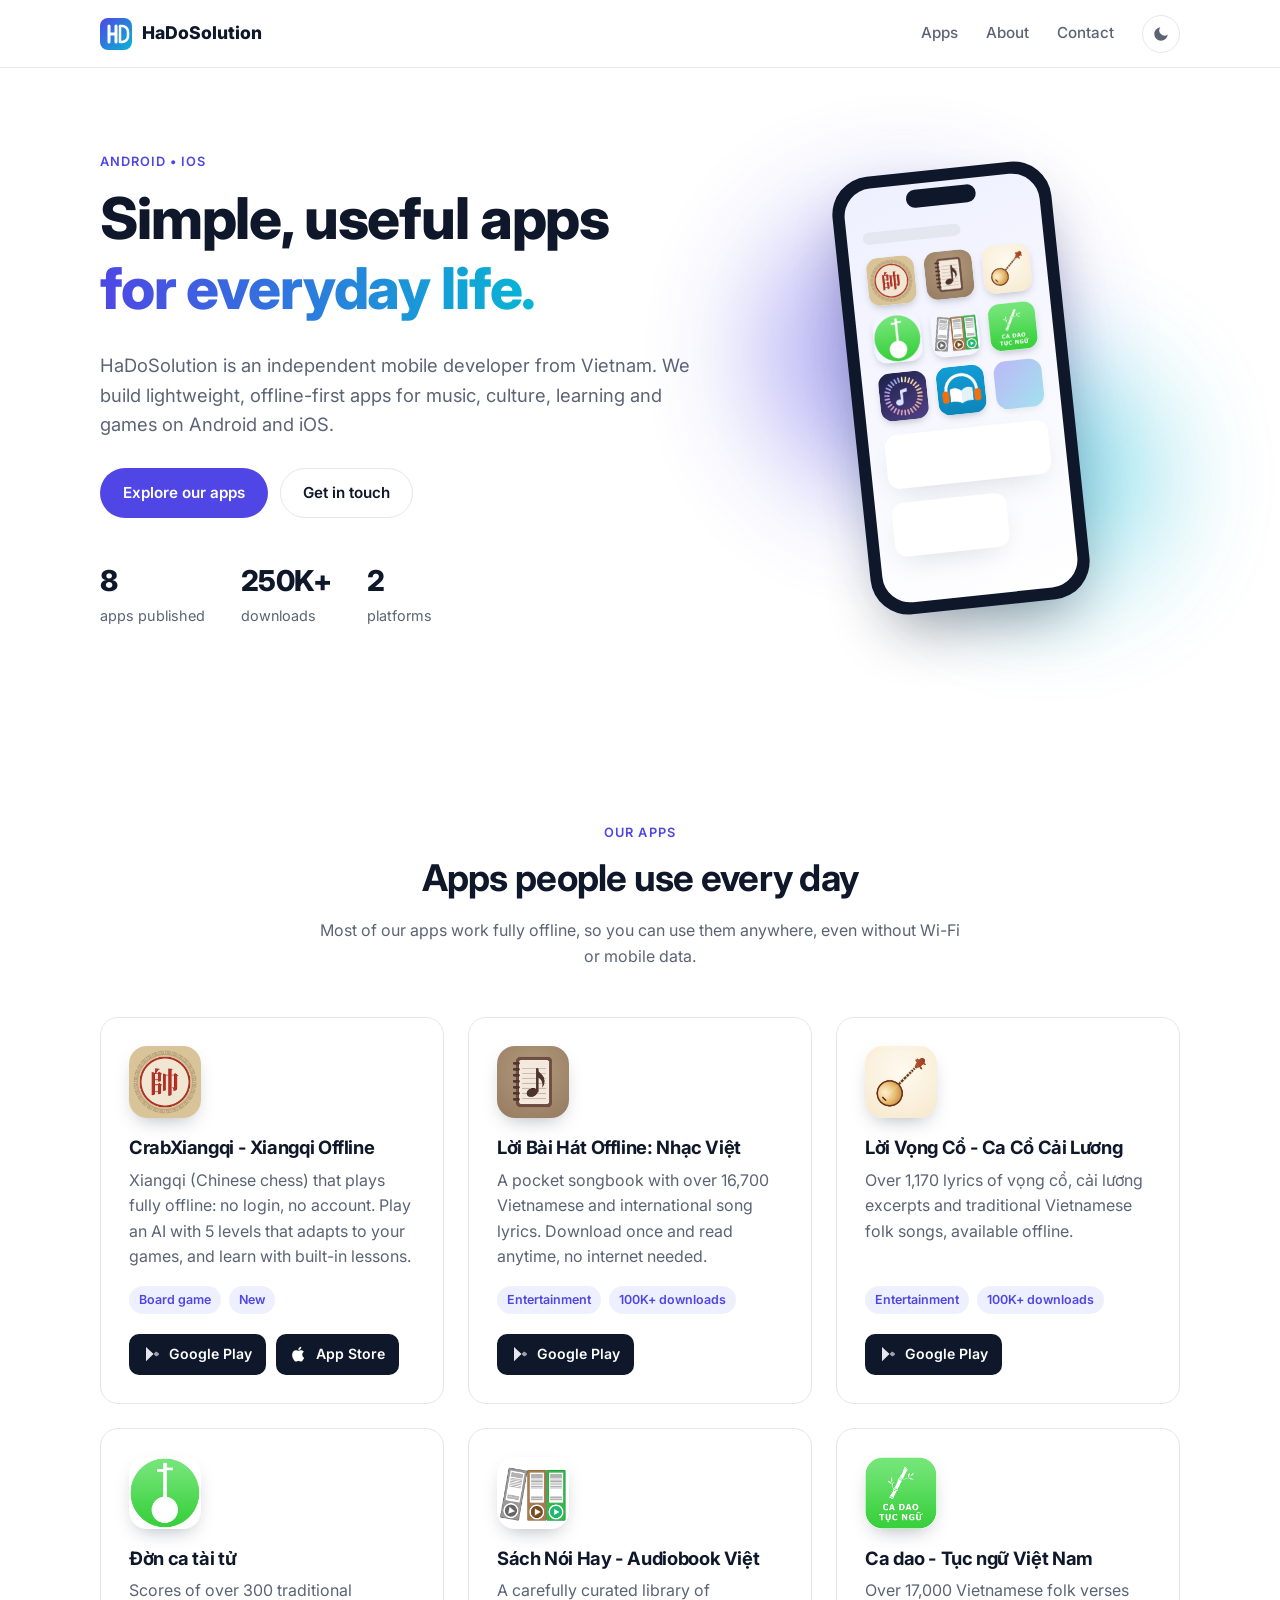
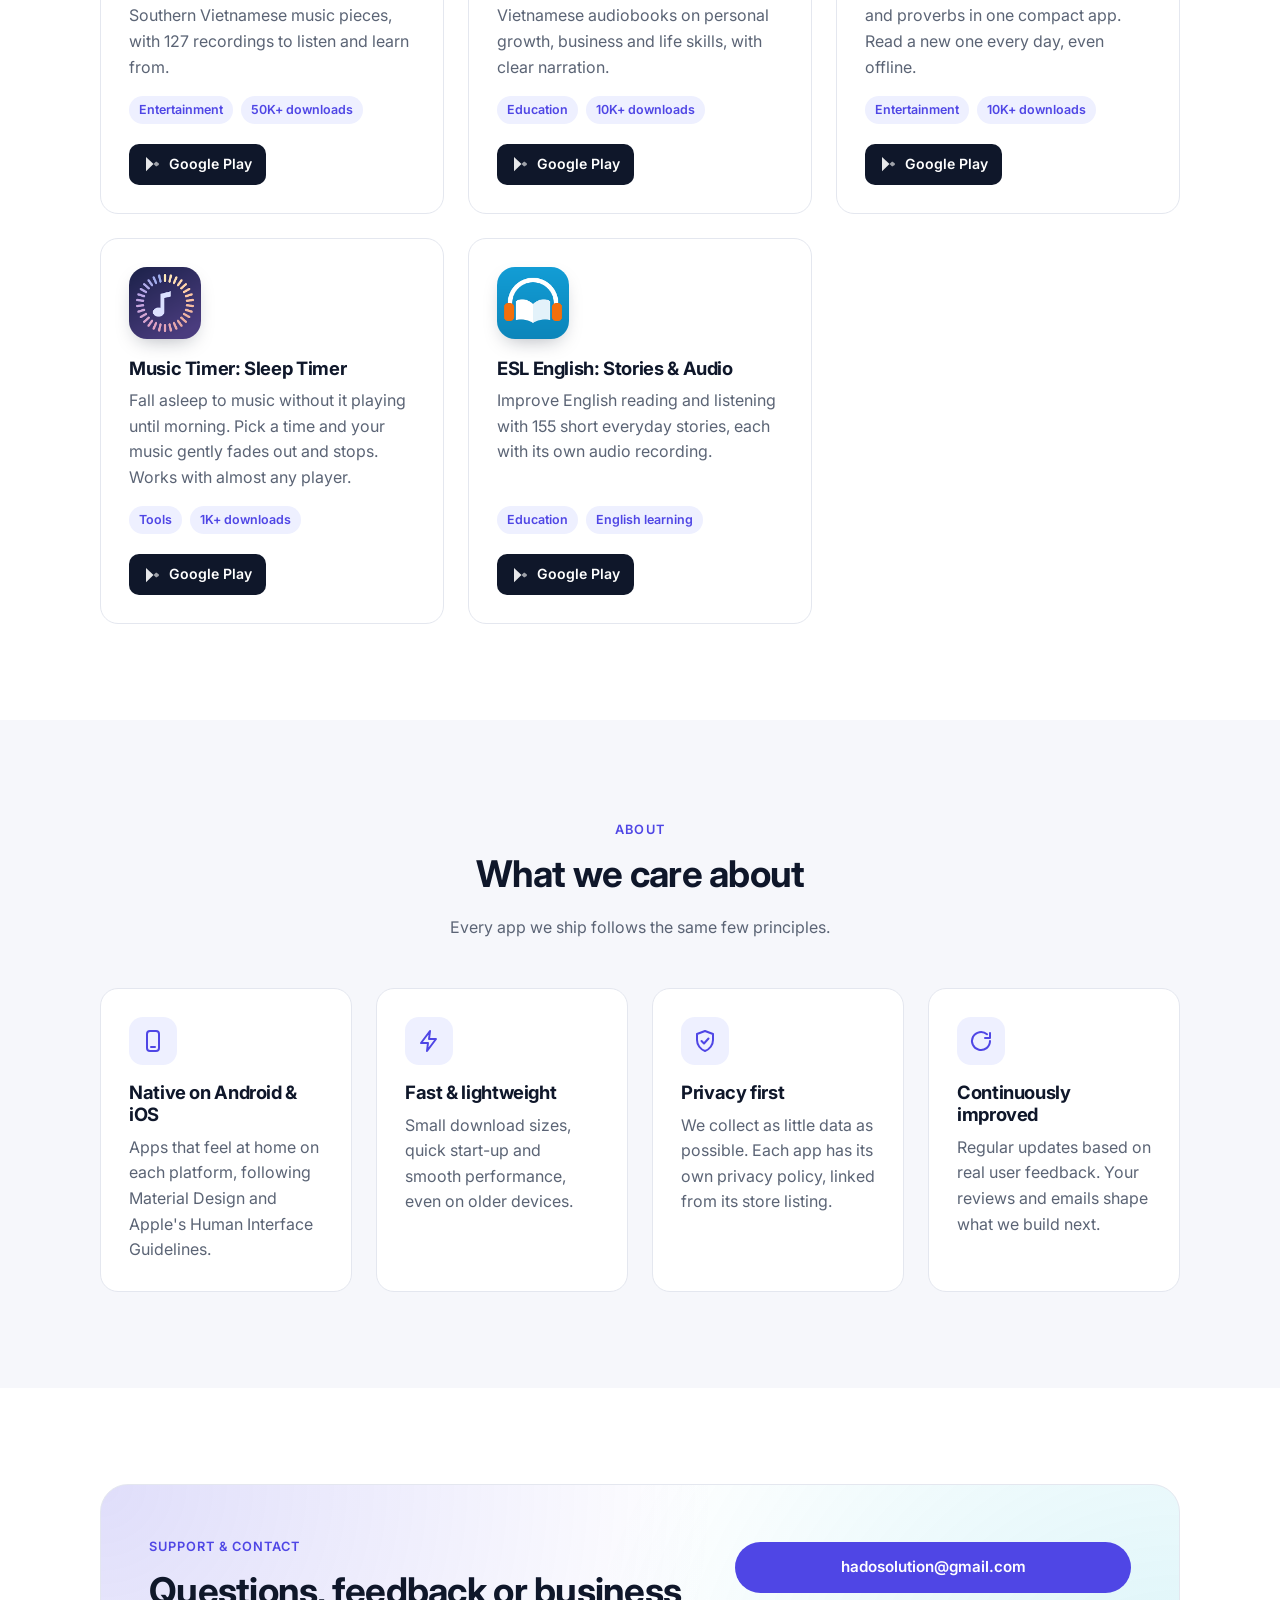
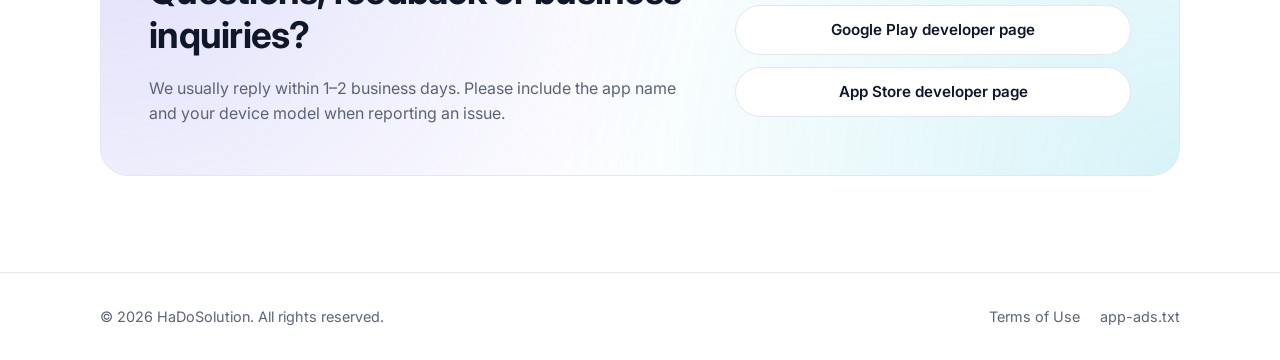
<file: index.html>
<!doctype html>
<html lang="en">
<head>
  <meta charset="utf-8">
  <meta name="viewport" content="width=device-width, initial-scale=1">
  <title>HaDoSolution — Mobile Apps for Android &amp; iOS</title>
  <meta name="description" content="HaDoSolution is an independent developer building simple, useful and privacy-friendly mobile apps for Android and iOS.">
  <link rel="canonical" href="https://hadosolution.github.io/">
  <link rel="icon" href="assets/img/favicon.svg" type="image/svg+xml">

  <meta property="og:type" content="website">
  <meta property="og:title" content="HaDoSolution — Mobile Apps for Android &amp; iOS">
  <meta property="og:description" content="Simple, useful and privacy-friendly mobile apps for Android and iOS.">
  <meta property="og:url" content="https://hadosolution.github.io/">

  <link rel="preconnect" href="https://fonts.googleapis.com">
  <link rel="preconnect" href="https://fonts.gstatic.com" crossorigin>
  <link href="https://fonts.googleapis.com/css2?family=Inter:wght@400;500;600;700;800&display=swap" rel="stylesheet">
  <link rel="stylesheet" href="assets/css/style.css">
  <script src="assets/js/theme.js"></script>
</head>
<body>
  <header class="site-header">
    <div class="container nav">
      <a class="brand" href="./">
        <img src="assets/img/favicon.svg" alt="" width="32" height="32">
        <span>HaDoSolution</span>
      </a>
      <button class="nav-toggle" aria-label="Open menu" aria-expanded="false" aria-controls="nav-menu">
        <span></span><span></span><span></span>
      </button>
      <nav id="nav-menu" class="nav-menu">
        <a href="#apps">Apps</a>
        <a href="#about">About</a>
        <a href="#contact">Contact</a>
        <button class="theme-toggle" aria-label="Toggle dark mode" title="Toggle dark mode">
          <svg class="icon-sun" viewBox="0 0 24 24" width="18" height="18" aria-hidden="true"><circle cx="12" cy="12" r="4" fill="currentColor"/><path d="M12 2v2M12 20v2M4.9 4.9l1.4 1.4M17.7 17.7l1.4 1.4M2 12h2M20 12h2M4.9 19.1l1.4-1.4M17.7 6.3l1.4-1.4" stroke="currentColor" stroke-width="2" stroke-linecap="round"/></svg>
          <svg class="icon-moon" viewBox="0 0 24 24" width="18" height="18" aria-hidden="true"><path d="M21 12.8A9 9 0 1 1 11.2 3a7 7 0 0 0 9.8 9.8z" fill="currentColor"/></svg>
        </button>
      </nav>
    </div>
  </header>

  <main>
    <!-- Hero -->
    <section class="hero">
      <div class="container hero-inner">
        <div class="hero-text">
          <p class="eyebrow">Android &bull; iOS</p>
          <h1>Simple, useful apps<br><span class="gradient">for everyday life.</span></h1>
          <p class="lead">
            HaDoSolution is an independent mobile developer from Vietnam. We build
            lightweight, offline-first apps for music, culture, learning and games
            on Android and iOS.
          </p>
          <div class="hero-actions">
            <a class="btn btn-primary" href="#apps">Explore our apps</a>
            <a class="btn btn-ghost" href="#contact">Get in touch</a>
          </div>
          <dl class="stats">
            <div><dt>8</dt><dd>apps published</dd></div>
            <div><dt>250K+</dt><dd>downloads</dd></div>
            <div><dt>2</dt><dd>platforms</dd></div>
          </dl>
        </div>
        <div class="hero-visual" aria-hidden="true">
          <div class="phone">
            <div class="phone-notch"></div>
            <div class="phone-screen">
              <div class="mock-bar"></div>
              <div class="mock-grid">
                <img src="assets/img/apps/xiangqi.webp" alt="">
                <img src="assets/img/apps/loibaihat.webp" alt="">
                <img src="assets/img/apps/loivongco.webp" alt="">
                <img src="assets/img/apps/dancataitu.webp" alt="">
                <img src="assets/img/apps/sachnoi.webp" alt="">
                <img src="assets/img/apps/cadao.webp" alt="">
                <img src="assets/img/apps/musictimer.webp" alt="">
                <img src="assets/img/apps/storyenglish.webp" alt="">
                <span></span>
              </div>
              <div class="mock-card"></div>
              <div class="mock-card short"></div>
            </div>
          </div>
          <div class="blob blob-1"></div>
          <div class="blob blob-2"></div>
        </div>
      </div>
    </section>

    <!-- Apps -->
    <section id="apps" class="section">
      <div class="container">
        <div class="section-head">
          <p class="eyebrow">Our apps</p>
          <h2>Apps people use every day</h2>
          <p class="section-sub">Most of our apps work fully offline, so you can use them anywhere, even without Wi-Fi or mobile data.</p>
        </div>

        <!--
          To add an app: copy one <article class="app-card"> block below,
          replace the icon, name, description, tags and store links.
          Remove a store button if the app is not published on that store.
        -->
        <div class="app-grid">
          <article class="app-card">
            <img class="app-icon" src="assets/img/apps/xiangqi.webp" alt="CrabXiangqi - Xiangqi Offline icon" width="72" height="72" loading="lazy">
            <h3>CrabXiangqi - Xiangqi Offline</h3>
            <p>Xiangqi (Chinese chess) that plays fully offline: no login, no account. Play an AI with 5 levels that adapts to your games, and learn with built-in lessons.</p>
            <ul class="tags"><li>Board game</li><li>New</li></ul>
            <div class="store-links">
              <a class="store-btn" href="https://play.google.com/store/apps/details?id=com.hadoso.xiangqi" target="_blank" rel="noopener">
                <svg viewBox="0 0 24 24" width="18" height="18" aria-hidden="true"><path d="M4 2.5v19l10-9.5z" fill="currentColor" opacity=".9"/><path d="M14 12l3.5-3.3L20.5 10.5c1 .6 1 2.4 0 3L17.5 15.3z" fill="currentColor" opacity=".6"/></svg>
                Google Play
              </a>
              <a class="store-btn" href="https://apps.apple.com/us/app/crabxiangqi-xiangqi-offline/id6821223747" target="_blank" rel="noopener">
                <svg viewBox="0 0 24 24" width="18" height="18" aria-hidden="true"><path d="M16.4 12.6c0-2.4 2-3.6 2.1-3.7-1.2-1.7-3-1.9-3.6-2-1.5-.2-3 .9-3.8.9s-2-.9-3.3-.9C6.1 7 4.5 8 3.7 9.5c-1.8 3.1-.5 7.6 1.3 10.1.8 1.2 1.8 2.6 3.1 2.5 1.2 0 1.7-.8 3.2-.8s1.9.8 3.2.8c1.3 0 2.2-1.2 3-2.4.9-1.4 1.3-2.7 1.3-2.8 0 0-2.4-.9-2.4-3.6zM14 5.4c.7-.8 1.1-1.9 1-3-1 0-2.1.6-2.8 1.4-.6.7-1.2 1.8-1 2.9 1 .1 2.1-.5 2.8-1.3z" fill="currentColor"/></svg>
                App Store
              </a>
            </div>
          </article>

          <article class="app-card">
            <img class="app-icon" src="assets/img/apps/loibaihat.webp" alt="Lời Bài Hát Offline: Nhạc Việt icon" width="72" height="72" loading="lazy">
            <h3>Lời Bài Hát Offline: Nhạc Việt</h3>
            <p>A pocket songbook with over 16,700 Vietnamese and international song lyrics. Download once and read anytime, no internet needed.</p>
            <ul class="tags"><li>Entertainment</li><li>100K+ downloads</li></ul>
            <div class="store-links">
              <a class="store-btn" href="https://play.google.com/store/apps/details?id=com.hadoso.loibaihat" target="_blank" rel="noopener">
                <svg viewBox="0 0 24 24" width="18" height="18" aria-hidden="true"><path d="M4 2.5v19l10-9.5z" fill="currentColor" opacity=".9"/><path d="M14 12l3.5-3.3L20.5 10.5c1 .6 1 2.4 0 3L17.5 15.3z" fill="currentColor" opacity=".6"/></svg>
                Google Play
              </a>
            </div>
          </article>

          <article class="app-card">
            <img class="app-icon" src="assets/img/apps/loivongco.webp" alt="Lời Vọng Cổ - Ca Cổ Cải Lương icon" width="72" height="72" loading="lazy">
            <h3>Lời Vọng Cổ - Ca Cổ Cải Lương</h3>
            <p>Over 1,170 lyrics of vọng cổ, cải lương excerpts and traditional Vietnamese folk songs, available offline.</p>
            <ul class="tags"><li>Entertainment</li><li>100K+ downloads</li></ul>
            <div class="store-links">
              <a class="store-btn" href="https://play.google.com/store/apps/details?id=com.hadoso.android.lvc" target="_blank" rel="noopener">
                <svg viewBox="0 0 24 24" width="18" height="18" aria-hidden="true"><path d="M4 2.5v19l10-9.5z" fill="currentColor" opacity=".9"/><path d="M14 12l3.5-3.3L20.5 10.5c1 .6 1 2.4 0 3L17.5 15.3z" fill="currentColor" opacity=".6"/></svg>
                Google Play
              </a>
            </div>
          </article>

          <article class="app-card">
            <img class="app-icon" src="assets/img/apps/dancataitu.webp" alt="Đờn ca tài tử icon" width="72" height="72" loading="lazy">
            <h3>Đờn ca tài tử</h3>
            <p>Scores of over 300 traditional Southern Vietnamese music pieces, with 127 recordings to listen and learn from.</p>
            <ul class="tags"><li>Entertainment</li><li>50K+ downloads</li></ul>
            <div class="store-links">
              <a class="store-btn" href="https://play.google.com/store/apps/details?id=com.hadoso.dancataitu" target="_blank" rel="noopener">
                <svg viewBox="0 0 24 24" width="18" height="18" aria-hidden="true"><path d="M4 2.5v19l10-9.5z" fill="currentColor" opacity=".9"/><path d="M14 12l3.5-3.3L20.5 10.5c1 .6 1 2.4 0 3L17.5 15.3z" fill="currentColor" opacity=".6"/></svg>
                Google Play
              </a>
            </div>
          </article>

          <article class="app-card">
            <img class="app-icon" src="assets/img/apps/sachnoi.webp" alt="Sách Nói Hay - Audiobook Việt icon" width="72" height="72" loading="lazy">
            <h3>Sách Nói Hay - Audiobook Việt</h3>
            <p>A carefully curated library of Vietnamese audiobooks on personal growth, business and life skills, with clear narration.</p>
            <ul class="tags"><li>Education</li><li>10K+ downloads</li></ul>
            <div class="store-links">
              <a class="store-btn" href="https://play.google.com/store/apps/details?id=com.hadoso.sachnoi" target="_blank" rel="noopener">
                <svg viewBox="0 0 24 24" width="18" height="18" aria-hidden="true"><path d="M4 2.5v19l10-9.5z" fill="currentColor" opacity=".9"/><path d="M14 12l3.5-3.3L20.5 10.5c1 .6 1 2.4 0 3L17.5 15.3z" fill="currentColor" opacity=".6"/></svg>
                Google Play
              </a>
            </div>
          </article>

          <article class="app-card">
            <img class="app-icon" src="assets/img/apps/cadao.webp" alt="Ca dao - Tục ngữ Việt Nam icon" width="72" height="72" loading="lazy">
            <h3>Ca dao - Tục ngữ Việt Nam</h3>
            <p>Over 17,000 Vietnamese folk verses and proverbs in one compact app. Read a new one every day, even offline.</p>
            <ul class="tags"><li>Entertainment</li><li>10K+ downloads</li></ul>
            <div class="store-links">
              <a class="store-btn" href="https://play.google.com/store/apps/details?id=com.hadoso.cadao" target="_blank" rel="noopener">
                <svg viewBox="0 0 24 24" width="18" height="18" aria-hidden="true"><path d="M4 2.5v19l10-9.5z" fill="currentColor" opacity=".9"/><path d="M14 12l3.5-3.3L20.5 10.5c1 .6 1 2.4 0 3L17.5 15.3z" fill="currentColor" opacity=".6"/></svg>
                Google Play
              </a>
            </div>
          </article>

          <article class="app-card">
            <img class="app-icon" src="assets/img/apps/musictimer.webp" alt="Music Timer: Sleep Timer icon" width="72" height="72" loading="lazy">
            <h3>Music Timer: Sleep Timer</h3>
            <p>Fall asleep to music without it playing until morning. Pick a time and your music gently fades out and stops. Works with almost any player.</p>
            <ul class="tags"><li>Tools</li><li>1K+ downloads</li></ul>
            <div class="store-links">
              <a class="store-btn" href="https://play.google.com/store/apps/details?id=com.hadoso.musictimer" target="_blank" rel="noopener">
                <svg viewBox="0 0 24 24" width="18" height="18" aria-hidden="true"><path d="M4 2.5v19l10-9.5z" fill="currentColor" opacity=".9"/><path d="M14 12l3.5-3.3L20.5 10.5c1 .6 1 2.4 0 3L17.5 15.3z" fill="currentColor" opacity=".6"/></svg>
                Google Play
              </a>
            </div>
          </article>

          <article class="app-card">
            <img class="app-icon" src="assets/img/apps/storyenglish.webp" alt="ESL English: Stories & Audio icon" width="72" height="72" loading="lazy">
            <h3>ESL English: Stories & Audio</h3>
            <p>Improve English reading and listening with 155 short everyday stories, each with its own audio recording.</p>
            <ul class="tags"><li>Education</li><li>English learning</li></ul>
            <div class="store-links">
              <a class="store-btn" href="https://play.google.com/store/apps/details?id=com.hadoso.android.storyenglish" target="_blank" rel="noopener">
                <svg viewBox="0 0 24 24" width="18" height="18" aria-hidden="true"><path d="M4 2.5v19l10-9.5z" fill="currentColor" opacity=".9"/><path d="M14 12l3.5-3.3L20.5 10.5c1 .6 1 2.4 0 3L17.5 15.3z" fill="currentColor" opacity=".6"/></svg>
                Google Play
              </a>
            </div>
          </article>
        </div>
      </div>
    </section>

    <!-- About -->
    <section id="about" class="section section-alt">
      <div class="container">
        <div class="section-head">
          <p class="eyebrow">About</p>
          <h2>What we care about</h2>
          <p class="section-sub">Every app we ship follows the same few principles.</p>
        </div>
        <div class="feature-grid">
          <div class="feature">
            <div class="feature-icon">
              <svg viewBox="0 0 24 24" width="24" height="24" aria-hidden="true"><rect x="6" y="2" width="12" height="20" rx="3" fill="none" stroke="currentColor" stroke-width="2"/><path d="M10 18h4" stroke="currentColor" stroke-width="2" stroke-linecap="round"/></svg>
            </div>
            <h3>Native on Android &amp; iOS</h3>
            <p>Apps that feel at home on each platform, following Material Design and Apple's Human Interface Guidelines.</p>
          </div>
          <div class="feature">
            <div class="feature-icon">
              <svg viewBox="0 0 24 24" width="24" height="24" aria-hidden="true"><path d="M13 2L4 14h7l-1 8 9-12h-7z" fill="none" stroke="currentColor" stroke-width="2" stroke-linejoin="round"/></svg>
            </div>
            <h3>Fast &amp; lightweight</h3>
            <p>Small download sizes, quick start-up and smooth performance, even on older devices.</p>
          </div>
          <div class="feature">
            <div class="feature-icon">
              <svg viewBox="0 0 24 24" width="24" height="24" aria-hidden="true"><path d="M12 2l8 3v6c0 5-3.4 9.4-8 11-4.6-1.6-8-6-8-11V5z" fill="none" stroke="currentColor" stroke-width="2" stroke-linejoin="round"/><path d="M8.5 12l2.5 2.5 4.5-5" fill="none" stroke="currentColor" stroke-width="2" stroke-linecap="round" stroke-linejoin="round"/></svg>
            </div>
            <h3>Privacy first</h3>
            <p>We collect as little data as possible. Each app has its own privacy policy, linked from its store listing.</p>
          </div>
          <div class="feature">
            <div class="feature-icon">
              <svg viewBox="0 0 24 24" width="24" height="24" aria-hidden="true"><path d="M21 12a9 9 0 1 1-3-6.7" fill="none" stroke="currentColor" stroke-width="2" stroke-linecap="round"/><path d="M21 4v5h-5" fill="none" stroke="currentColor" stroke-width="2" stroke-linecap="round" stroke-linejoin="round"/></svg>
            </div>
            <h3>Continuously improved</h3>
            <p>Regular updates based on real user feedback. Your reviews and emails shape what we build next.</p>
          </div>
        </div>
      </div>
    </section>

    <!-- Contact -->
    <section id="contact" class="section">
      <div class="container">
        <div class="contact-card">
          <div>
            <p class="eyebrow">Support &amp; contact</p>
            <h2>Questions, feedback or business inquiries?</h2>
            <p class="section-sub">We usually reply within 1–2 business days. Please include the app name and your device model when reporting an issue.</p>
          </div>
          <div class="contact-actions">
            <a class="btn btn-primary" href="mailto:hadosolution@gmail.com">hadosolution@gmail.com</a>
            <a class="btn btn-ghost" href="https://play.google.com/store/apps/dev?id=5880715766147449198" target="_blank" rel="noopener">Google Play developer page</a>
            <a class="btn btn-ghost" href="https://apps.apple.com/us/developer/luan-vo/id1183175564" target="_blank" rel="noopener">App Store developer page</a>
          </div>
        </div>
      </div>
    </section>
  </main>

  <footer class="site-footer">
    <div class="container footer-inner">
      <p>&copy; <span id="year">2026</span> HaDoSolution. All rights reserved.</p>
      <nav class="footer-links">
        <a href="terms.html">Terms of Use</a>
        <a href="app-ads.txt">app-ads.txt</a>
      </nav>
    </div>
  </footer>

  <script src="assets/js/main.js"></script>
</body>
</html>
</file>
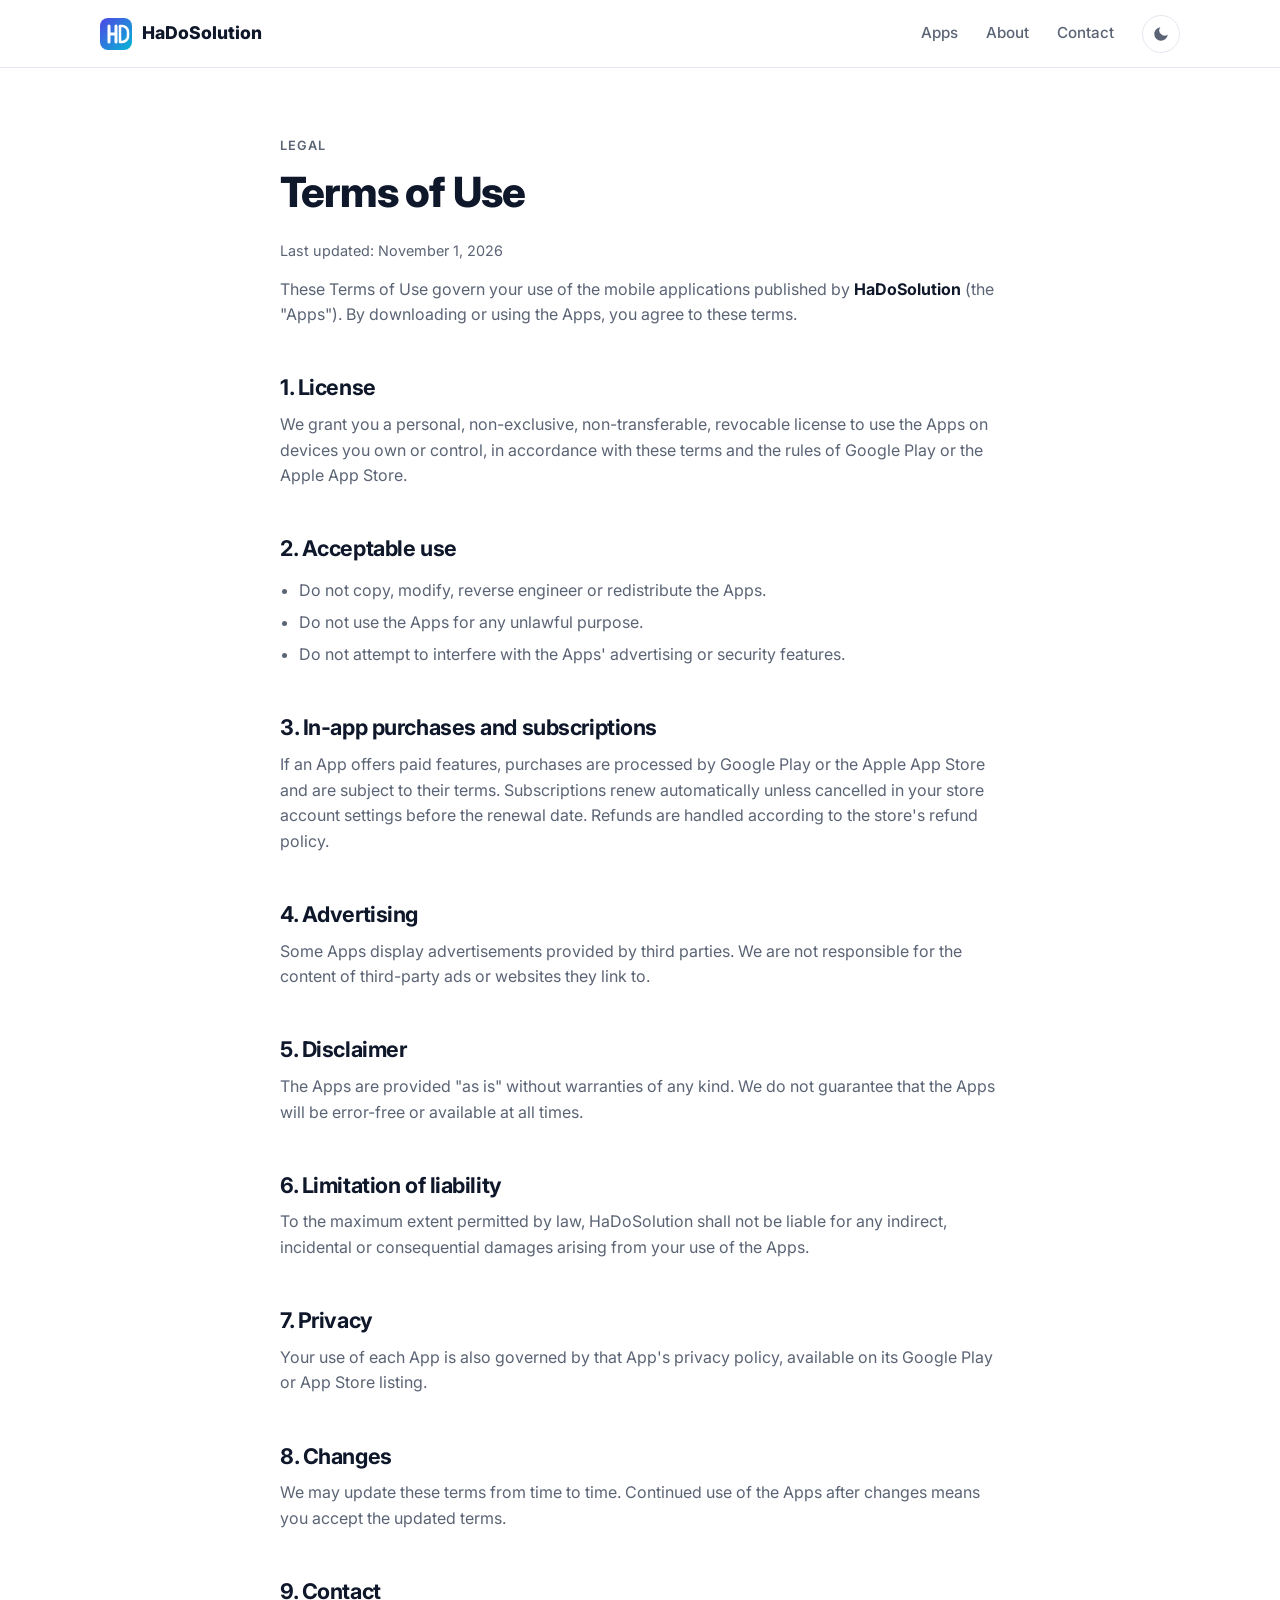
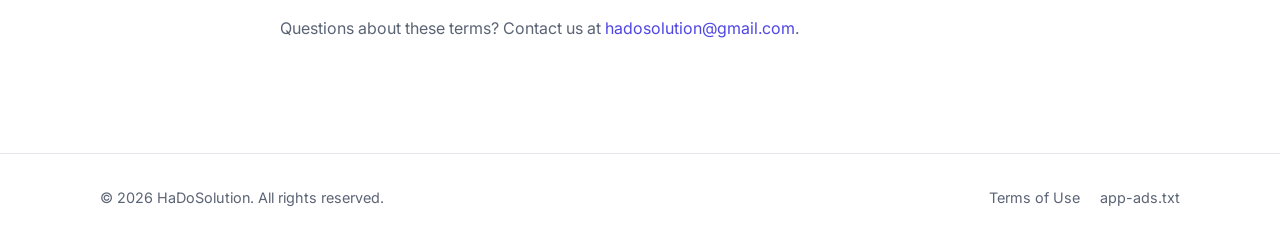
<file: terms.html>
<!doctype html>
<html lang="en">
<head>
  <meta charset="utf-8">
  <meta name="viewport" content="width=device-width, initial-scale=1">
  <title>Terms of Use — HaDoSolution</title>
  <meta name="description" content="Terms of Use for mobile apps published by HaDoSolution.">
  <link rel="canonical" href="https://hadosolution.github.io/terms.html">
  <link rel="icon" href="assets/img/favicon.svg" type="image/svg+xml">
  <link rel="preconnect" href="https://fonts.googleapis.com">
  <link rel="preconnect" href="https://fonts.gstatic.com" crossorigin>
  <link href="https://fonts.googleapis.com/css2?family=Inter:wght@400;500;600;700;800&display=swap" rel="stylesheet">
  <link rel="stylesheet" href="assets/css/style.css">
  <script src="assets/js/theme.js"></script>
</head>
<body>
  <header class="site-header">
    <div class="container nav">
      <a class="brand" href="./">
        <img src="assets/img/favicon.svg" alt="" width="32" height="32">
        <span>HaDoSolution</span>
      </a>
      <button class="nav-toggle" aria-label="Open menu" aria-expanded="false" aria-controls="nav-menu">
        <span></span><span></span><span></span>
      </button>
      <nav id="nav-menu" class="nav-menu">
        <a href="./#apps">Apps</a>
        <a href="./#about">About</a>
        <a href="./#contact">Contact</a>
        <button class="theme-toggle" aria-label="Toggle dark mode" title="Toggle dark mode">
          <svg class="icon-sun" viewBox="0 0 24 24" width="18" height="18" aria-hidden="true"><circle cx="12" cy="12" r="4" fill="currentColor"/><path d="M12 2v2M12 20v2M4.9 4.9l1.4 1.4M17.7 17.7l1.4 1.4M2 12h2M20 12h2M4.9 19.1l1.4-1.4M17.7 6.3l1.4-1.4" stroke="currentColor" stroke-width="2" stroke-linecap="round"/></svg>
          <svg class="icon-moon" viewBox="0 0 24 24" width="18" height="18" aria-hidden="true"><path d="M21 12.8A9 9 0 1 1 11.2 3a7 7 0 0 0 9.8 9.8z" fill="currentColor"/></svg>
        </button>
      </nav>
    </div>
  </header>

  <main>
    <article class="legal">
      <div class="container">
        <p class="eyebrow">Legal</p>
        <h1>Terms of Use</h1>
        <p class="updated">Last updated: November 1, 2026</p>

        <p>These Terms of Use govern your use of the mobile applications published by <strong>HaDoSolution</strong> (the "Apps"). By downloading or using the Apps, you agree to these terms.</p>

        <h2>1. License</h2>
        <p>We grant you a personal, non-exclusive, non-transferable, revocable license to use the Apps on devices you own or control, in accordance with these terms and the rules of Google Play or the Apple App Store.</p>

        <h2>2. Acceptable use</h2>
        <ul>
          <li>Do not copy, modify, reverse engineer or redistribute the Apps.</li>
          <li>Do not use the Apps for any unlawful purpose.</li>
          <li>Do not attempt to interfere with the Apps' advertising or security features.</li>
        </ul>

        <h2>3. In-app purchases and subscriptions</h2>
        <p>If an App offers paid features, purchases are processed by Google Play or the Apple App Store and are subject to their terms. Subscriptions renew automatically unless cancelled in your store account settings before the renewal date. Refunds are handled according to the store's refund policy.</p>

        <h2>4. Advertising</h2>
        <p>Some Apps display advertisements provided by third parties. We are not responsible for the content of third-party ads or websites they link to.</p>

        <h2>5. Disclaimer</h2>
        <p>The Apps are provided "as is" without warranties of any kind. We do not guarantee that the Apps will be error-free or available at all times.</p>

        <h2>6. Limitation of liability</h2>
        <p>To the maximum extent permitted by law, HaDoSolution shall not be liable for any indirect, incidental or consequential damages arising from your use of the Apps.</p>

        <h2>7. Privacy</h2>
        <p>Your use of each App is also governed by that App's privacy policy, available on its Google Play or App Store listing.</p>

        <h2>8. Changes</h2>
        <p>We may update these terms from time to time. Continued use of the Apps after changes means you accept the updated terms.</p>

        <h2>9. Contact</h2>
        <p>Questions about these terms? Contact us at <a href="mailto:hadosolution@gmail.com">hadosolution@gmail.com</a>.</p>
      </div>
    </article>
  </main>

  <footer class="site-footer">
    <div class="container footer-inner">
      <p>&copy; <span id="year">2026</span> HaDoSolution. All rights reserved.</p>
      <nav class="footer-links">
        <a href="terms.html">Terms of Use</a>
        <a href="app-ads.txt">app-ads.txt</a>
      </nav>
    </div>
  </footer>

  <script src="assets/js/main.js"></script>
</body>
</html>
</file>
<file: assets/css/style.css>
/* ==========================================================================
   HaDo Solution — developer website
   ========================================================================== */

:root {
  --bg: #ffffff;
  --bg-alt: #f6f7fb;
  --surface: #ffffff;
  --text: #0f172a;
  --text-muted: #5b6475;
  --border: #e4e7ef;
  --primary: #4f46e5;
  --primary-hover: #4338ca;
  --primary-soft: #eef0ff;
  --accent: #06b6d4;
  --shadow: 0 10px 30px -12px rgba(15, 23, 42, 0.18);
  --radius: 18px;
  --container: 1120px;
  --header-h: 68px;
}

@media (prefers-color-scheme: dark) {
  :root:not([data-theme="light"]) {
    --bg: #0b1020;
    --bg-alt: #10162a;
    --surface: #141b31;
    --text: #e8ebf5;
    --text-muted: #9aa3b8;
    --border: #232c46;
    --primary: #818cf8;
    --primary-hover: #a5b4fc;
    --primary-soft: #1d2348;
    --accent: #22d3ee;
    --shadow: 0 10px 30px -12px rgba(0, 0, 0, 0.6);
  }
}

:root[data-theme="dark"] {
  --bg: #0b1020;
  --bg-alt: #10162a;
  --surface: #141b31;
  --text: #e8ebf5;
  --text-muted: #9aa3b8;
  --border: #232c46;
  --primary: #818cf8;
  --primary-hover: #a5b4fc;
  --primary-soft: #1d2348;
  --accent: #22d3ee;
  --shadow: 0 10px 30px -12px rgba(0, 0, 0, 0.6);
}

/* Base ------------------------------------------------------------------- */

*, *::before, *::after { box-sizing: border-box; }

html { scroll-behavior: smooth; scroll-padding-top: var(--header-h); }

body {
  margin: 0;
  font-family: "Inter", system-ui, -apple-system, "Segoe UI", Roboto, sans-serif;
  font-size: 16px;
  line-height: 1.6;
  color: var(--text);
  background: var(--bg);
  -webkit-font-smoothing: antialiased;
}

img { max-width: 100%; display: block; }

a { color: var(--primary); text-decoration: none; }
a:hover { color: var(--primary-hover); }

h1, h2, h3 { line-height: 1.2; margin: 0 0 0.5em; letter-spacing: -0.02em; }
h1 { font-size: clamp(2.2rem, 5vw, 3.6rem); font-weight: 800; }
h2 { font-size: clamp(1.6rem, 3.2vw, 2.3rem); font-weight: 700; }
h3 { font-size: 1.15rem; font-weight: 700; }
p { margin: 0 0 1em; }

.container {
  width: 100%;
  max-width: var(--container);
  margin: 0 auto;
  padding: 0 20px;
}

.eyebrow {
  display: inline-block;
  font-size: 0.8rem;
  font-weight: 600;
  letter-spacing: 0.08em;
  text-transform: uppercase;
  color: var(--primary);
  margin-bottom: 0.75rem;
}

.gradient {
  background: linear-gradient(90deg, var(--primary), var(--accent));
  -webkit-background-clip: text;
  background-clip: text;
  color: transparent;
}

/* Buttons ---------------------------------------------------------------- */

.btn {
  display: inline-flex;
  align-items: center;
  justify-content: center;
  gap: 8px;
  padding: 12px 22px;
  border-radius: 999px;
  font-weight: 600;
  font-size: 0.95rem;
  border: 1px solid transparent;
  transition: background 0.2s, color 0.2s, border-color 0.2s, transform 0.2s;
}
.btn:hover { transform: translateY(-1px); }

.btn-primary { background: var(--primary); color: #fff; }
.btn-primary:hover { background: var(--primary-hover); color: #fff; }

.btn-ghost { border-color: var(--border); color: var(--text); background: var(--surface); }
.btn-ghost:hover { border-color: var(--primary); color: var(--primary); }

/* Header ----------------------------------------------------------------- */

.site-header {
  position: sticky;
  top: 0;
  z-index: 50;
  height: var(--header-h);
  background: color-mix(in srgb, var(--bg) 82%, transparent);
  backdrop-filter: saturate(180%) blur(12px);
  -webkit-backdrop-filter: saturate(180%) blur(12px);
  border-bottom: 1px solid var(--border);
}

.nav {
  height: 100%;
  display: flex;
  align-items: center;
  justify-content: space-between;
}

.brand {
  display: flex;
  align-items: center;
  gap: 10px;
  font-weight: 800;
  font-size: 1.1rem;
  color: var(--text);
}
.brand:hover { color: var(--text); }

.nav-menu { display: flex; align-items: center; gap: 28px; }
.nav-menu a { color: var(--text-muted); font-weight: 500; font-size: 0.95rem; }
.nav-menu a:hover { color: var(--text); }

.theme-toggle {
  display: grid;
  place-items: center;
  width: 38px;
  height: 38px;
  border-radius: 50%;
  border: 1px solid var(--border);
  background: var(--surface);
  color: var(--text-muted);
  cursor: pointer;
}
.theme-toggle:hover { color: var(--primary); border-color: var(--primary); }
.theme-toggle .icon-sun { display: none; }
:root[data-theme="dark"] .theme-toggle .icon-sun { display: block; }
:root[data-theme="dark"] .theme-toggle .icon-moon { display: none; }

.nav-toggle {
  display: none;
  flex-direction: column;
  gap: 5px;
  padding: 10px;
  background: none;
  border: 0;
  cursor: pointer;
}
.nav-toggle span {
  width: 22px;
  height: 2px;
  background: var(--text);
  border-radius: 2px;
  transition: transform 0.25s, opacity 0.25s;
}

/* Hero ------------------------------------------------------------------- */

.hero { padding: 80px 0 96px; overflow: hidden; }

.hero-inner {
  display: grid;
  grid-template-columns: 1.15fr 0.85fr;
  gap: 48px;
  align-items: center;
}

.lead { font-size: 1.15rem; color: var(--text-muted); max-width: 34em; }

.hero-actions { display: flex; flex-wrap: wrap; gap: 12px; margin-top: 28px; }

.stats { display: flex; flex-wrap: wrap; gap: 36px; margin: 40px 0 0; }
.stats dt { font-size: 1.8rem; font-weight: 800; letter-spacing: -0.02em; }
.stats dd { margin: 0; font-size: 0.9rem; color: var(--text-muted); }

.hero-visual { position: relative; display: grid; place-items: center; min-height: 440px; }

.phone {
  position: relative;
  z-index: 2;
  width: 220px;
  height: 440px;
  border-radius: 38px;
  padding: 12px;
  background: #0f172a;
  box-shadow: 0 30px 60px -20px rgba(15, 23, 42, 0.45);
  transform: rotate(-6deg);
  animation: float 6s ease-in-out infinite;
}
.phone-notch {
  position: absolute;
  top: 18px;
  left: 50%;
  width: 70px;
  height: 18px;
  border-radius: 12px;
  background: #0f172a;
  transform: translateX(-50%);
  z-index: 2;
}
.phone-screen {
  height: 100%;
  border-radius: 28px;
  padding: 44px 16px 16px;
  background: linear-gradient(160deg, var(--primary-soft), var(--bg));
  display: flex;
  flex-direction: column;
  gap: 14px;
}
.mock-bar { height: 12px; width: 60%; border-radius: 6px; background: var(--border); }
.mock-grid { display: grid; grid-template-columns: repeat(3, 1fr); gap: 10px; }
.mock-grid img,
.mock-grid span {
  width: 100%;
  aspect-ratio: 1;
  border-radius: 12px;
  box-shadow: 0 4px 10px -4px rgba(15, 23, 42, 0.35);
}
.mock-grid span {
  background: linear-gradient(135deg, var(--primary), var(--accent));
  opacity: 0.35;
}
.mock-card { height: 54px; border-radius: 12px; background: var(--surface); box-shadow: var(--shadow); }
.mock-card.short { width: 70%; }

.blob {
  position: absolute;
  border-radius: 50%;
  filter: blur(60px);
  opacity: 0.45;
  z-index: 1;
}
.blob-1 { width: 280px; height: 280px; background: var(--primary); top: 10%; left: 5%; }
.blob-2 { width: 220px; height: 220px; background: var(--accent); bottom: 5%; right: 5%; }

@keyframes float {
  0%, 100% { transform: rotate(-6deg) translateY(0); }
  50% { transform: rotate(-6deg) translateY(-12px); }
}

/* Sections --------------------------------------------------------------- */

.section { padding: 96px 0; }
.section-alt { background: var(--bg-alt); }

.section-head { text-align: center; max-width: 640px; margin: 0 auto 48px; }
.section-sub { color: var(--text-muted); }

/* Apps ------------------------------------------------------------------- */

.app-grid {
  display: grid;
  grid-template-columns: repeat(auto-fill, minmax(300px, 1fr));
  gap: 24px;
}

.app-card {
  display: flex;
  flex-direction: column;
  padding: 28px;
  border-radius: var(--radius);
  background: var(--surface);
  border: 1px solid var(--border);
  transition: transform 0.25s, box-shadow 0.25s, border-color 0.25s;
}
.app-card:hover { transform: translateY(-4px); box-shadow: var(--shadow); border-color: transparent; }
.app-card p { color: var(--text-muted); flex-grow: 1; }

.app-icon {
  width: 72px;
  height: 72px;
  border-radius: 18px;
  margin-bottom: 18px;
  box-shadow: 0 8px 20px -8px rgba(15, 23, 42, 0.35);
}

.tags { display: flex; flex-wrap: wrap; gap: 8px; list-style: none; padding: 0; margin: 0 0 20px; }
.tags li {
  font-size: 0.78rem;
  font-weight: 600;
  padding: 4px 10px;
  border-radius: 999px;
  background: var(--primary-soft);
  color: var(--primary);
}

.store-links { display: flex; flex-wrap: wrap; gap: 10px; }
.store-btn {
  display: inline-flex;
  align-items: center;
  gap: 8px;
  padding: 9px 14px;
  border-radius: 10px;
  font-size: 0.88rem;
  font-weight: 600;
  background: var(--text);
  color: var(--bg);
  transition: opacity 0.2s;
}
.store-btn:hover { color: var(--bg); opacity: 0.85; }
.store-btn.is-disabled {
  background: var(--bg-alt);
  color: var(--text-muted);
  border: 1px dashed var(--border);
  cursor: default;
}

/* Features --------------------------------------------------------------- */

.feature-grid {
  display: grid;
  grid-template-columns: repeat(auto-fit, minmax(240px, 1fr));
  gap: 24px;
}
.feature {
  padding: 28px;
  border-radius: var(--radius);
  background: var(--surface);
  border: 1px solid var(--border);
}
.feature p { color: var(--text-muted); margin: 0; }
.feature-icon {
  display: grid;
  place-items: center;
  width: 48px;
  height: 48px;
  border-radius: 14px;
  margin-bottom: 16px;
  color: var(--primary);
  background: var(--primary-soft);
}

/* Contact ---------------------------------------------------------------- */

.contact-card {
  display: grid;
  grid-template-columns: 1.4fr 1fr;
  gap: 32px;
  align-items: center;
  padding: 48px;
  border-radius: 28px;
  background:
    radial-gradient(circle at 0% 0%, color-mix(in srgb, var(--primary) 18%, transparent), transparent 55%),
    radial-gradient(circle at 100% 100%, color-mix(in srgb, var(--accent) 16%, transparent), transparent 55%),
    var(--surface);
  border: 1px solid var(--border);
}
.contact-card .section-sub { margin: 0; }
.contact-actions { display: flex; flex-direction: column; gap: 12px; }

/* Footer ----------------------------------------------------------------- */

.site-footer { padding: 32px 0; border-top: 1px solid var(--border); color: var(--text-muted); font-size: 0.9rem; }
.footer-inner { display: flex; flex-wrap: wrap; justify-content: space-between; align-items: center; gap: 12px; }
.footer-inner p { margin: 0; }
.footer-links { display: flex; flex-wrap: wrap; gap: 20px; }
.footer-links a { color: var(--text-muted); }
.footer-links a:hover { color: var(--text); }

/* Legal pages ------------------------------------------------------------ */

.legal { padding: 64px 0 96px; }
.legal .container { max-width: 760px; }
.legal h1 { font-size: clamp(2rem, 4vw, 2.6rem); }
.legal h2 { font-size: 1.35rem; margin-top: 2.2em; }
.legal p, .legal li { color: var(--text-muted); }
.legal ul { padding-left: 1.2em; }
.legal li { margin-bottom: 0.4em; }
.legal strong { color: var(--text); }
.legal .updated { font-size: 0.9rem; }

.not-found { min-height: calc(100vh - var(--header-h) - 100px); display: grid; place-items: center; text-align: center; }
.not-found h1 { font-size: clamp(4rem, 14vw, 8rem); margin: 0; }

/* Responsive ------------------------------------------------------------- */

@media (max-width: 860px) {
  .hero { padding: 48px 0 64px; }
  .hero-inner { grid-template-columns: 1fr; text-align: center; }
  .lead { margin-left: auto; margin-right: auto; }
  .hero-actions, .stats { justify-content: center; }
  .hero-visual { min-height: 380px; }
  .phone { width: 180px; height: 360px; }

  .contact-card { grid-template-columns: 1fr; padding: 32px 24px; }

  .nav-toggle { display: flex; }
  .nav-menu {
    position: fixed;
    top: var(--header-h);
    left: 0;
    right: 0;
    flex-direction: column;
    align-items: stretch;
    gap: 0;
    padding: 8px 20px 20px;
    background: var(--bg);
    border-bottom: 1px solid var(--border);
    box-shadow: var(--shadow);
    transform: translateY(-8px);
    opacity: 0;
    pointer-events: none;
    transition: opacity 0.2s, transform 0.2s;
  }
  .nav-menu a { padding: 12px 0; border-bottom: 1px solid var(--border); }
  .nav-menu .theme-toggle { margin-top: 12px; }
  .nav-open .nav-menu { opacity: 1; transform: none; pointer-events: auto; }
  .nav-open .nav-toggle span:nth-child(1) { transform: translateY(7px) rotate(45deg); }
  .nav-open .nav-toggle span:nth-child(2) { opacity: 0; }
  .nav-open .nav-toggle span:nth-child(3) { transform: translateY(-7px) rotate(-45deg); }

  .section { padding: 64px 0; }
}

@media (prefers-reduced-motion: reduce) {
  html { scroll-behavior: auto; }
  .phone { animation: none; }
  * { transition: none !important; }
}
</file>
